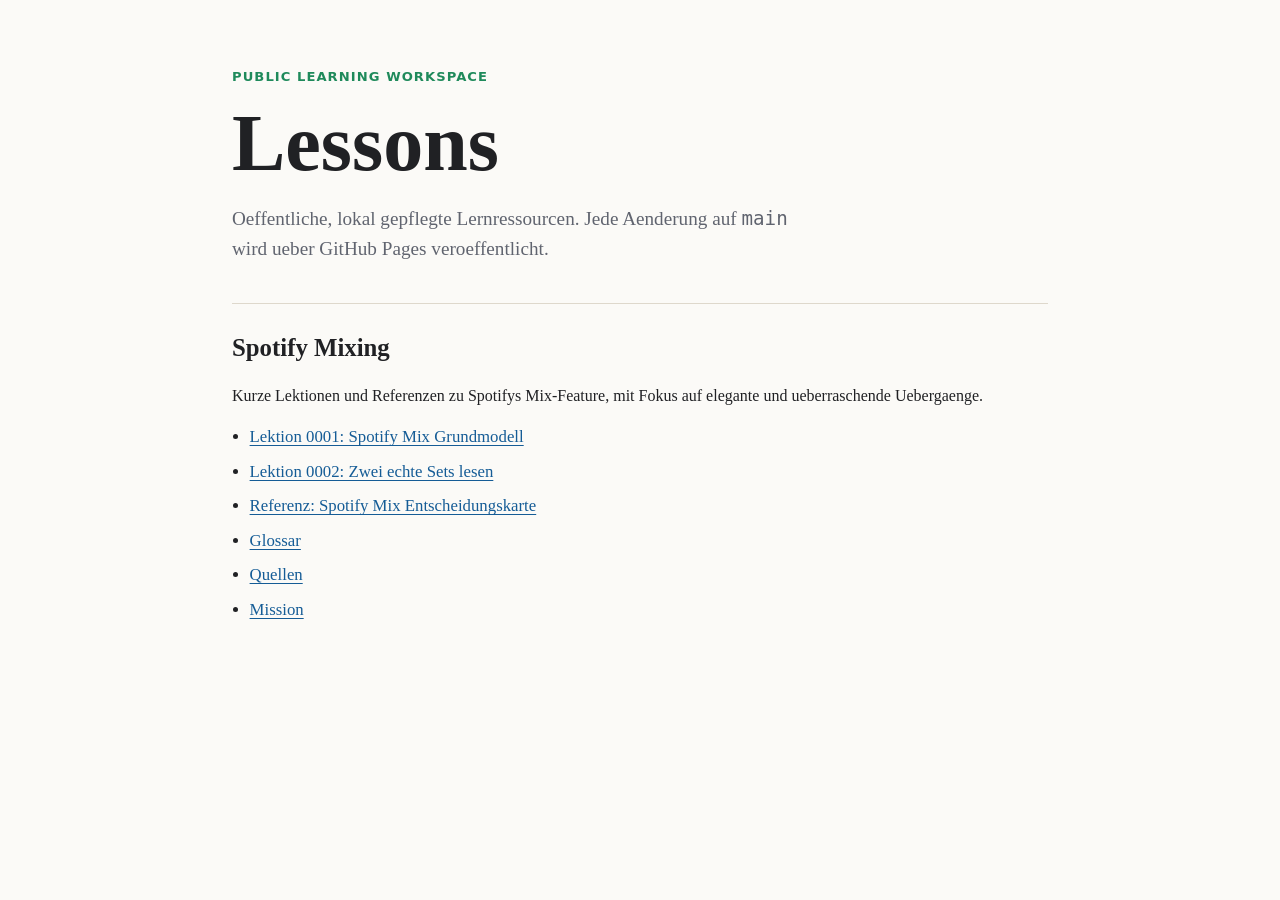
<file: index.html>
<!doctype html>
<html lang="de">
  <head>
    <meta charset="utf-8">
    <meta name="viewport" content="width=device-width, initial-scale=1">
    <title>Lessons</title>
    <style>
      :root {
        color-scheme: light;
        --ink: #202124;
        --muted: #60646f;
        --paper: #fbfaf7;
        --line: #ded8cc;
        --accent: #1f8a5b;
      }

      * {
        box-sizing: border-box;
      }

      body {
        margin: 0;
        background: var(--paper);
        color: var(--ink);
        font-family: ui-serif, Georgia, "Times New Roman", serif;
        line-height: 1.58;
      }

      main {
        max-width: 860px;
        margin: 0 auto;
        padding: 54px 22px 84px;
      }

      h1 {
        margin: 0 0 12px;
        font-size: clamp(2.4rem, 7vw, 5rem);
        line-height: 1.05;
      }

      .lede {
        max-width: 58ch;
        color: var(--muted);
        font-size: 1.2rem;
      }

      .course {
        border-top: 1px solid var(--line);
        margin-top: 38px;
        padding-top: 24px;
      }

      h2 {
        margin: 0 0 8px;
        font-size: 1.55rem;
      }

      ul {
        padding-left: 1.1rem;
      }

      li {
        margin: 8px 0;
        font-size: 1.05rem;
      }

      a {
        color: #155c96;
        text-decoration-thickness: 0.08em;
        text-underline-offset: 0.16em;
      }

      .meta {
        color: var(--accent);
        font-family: ui-sans-serif, system-ui, sans-serif;
        font-size: 0.82rem;
        font-weight: 700;
        letter-spacing: 0.08em;
        text-transform: uppercase;
      }
    </style>
  </head>
  <body>
    <main>
      <p class="meta">Public Learning Workspace</p>
      <h1>Lessons</h1>
      <p class="lede">
        Oeffentliche, lokal gepflegte Lernressourcen. Jede Aenderung auf
        <code>main</code> wird ueber GitHub Pages veroeffentlicht.
      </p>

      <section class="course">
        <h2>Spotify Mixing</h2>
        <p>
          Kurze Lektionen und Referenzen zu Spotifys Mix-Feature, mit Fokus auf
          elegante und ueberraschende Uebergaenge.
        </p>
        <ul>
          <li><a href="spotify-mixing/lessons/0001-spotify-mix-grundmodell.html">Lektion 0001: Spotify Mix Grundmodell</a></li>
          <li><a href="spotify-mixing/lessons/0002-beispiel-sets.html">Lektion 0002: Zwei echte Sets lesen</a></li>
          <li><a href="spotify-mixing/reference/0001-spotify-mix-entscheidungskarte.html">Referenz: Spotify Mix Entscheidungskarte</a></li>
          <li><a href="spotify-mixing/reference/0002-glossar.html">Glossar</a></li>
          <li><a href="spotify-mixing/RESOURCES.md">Quellen</a></li>
          <li><a href="spotify-mixing/MISSION.md">Mission</a></li>
        </ul>
      </section>
    </main>
  </body>
</html>
</file>
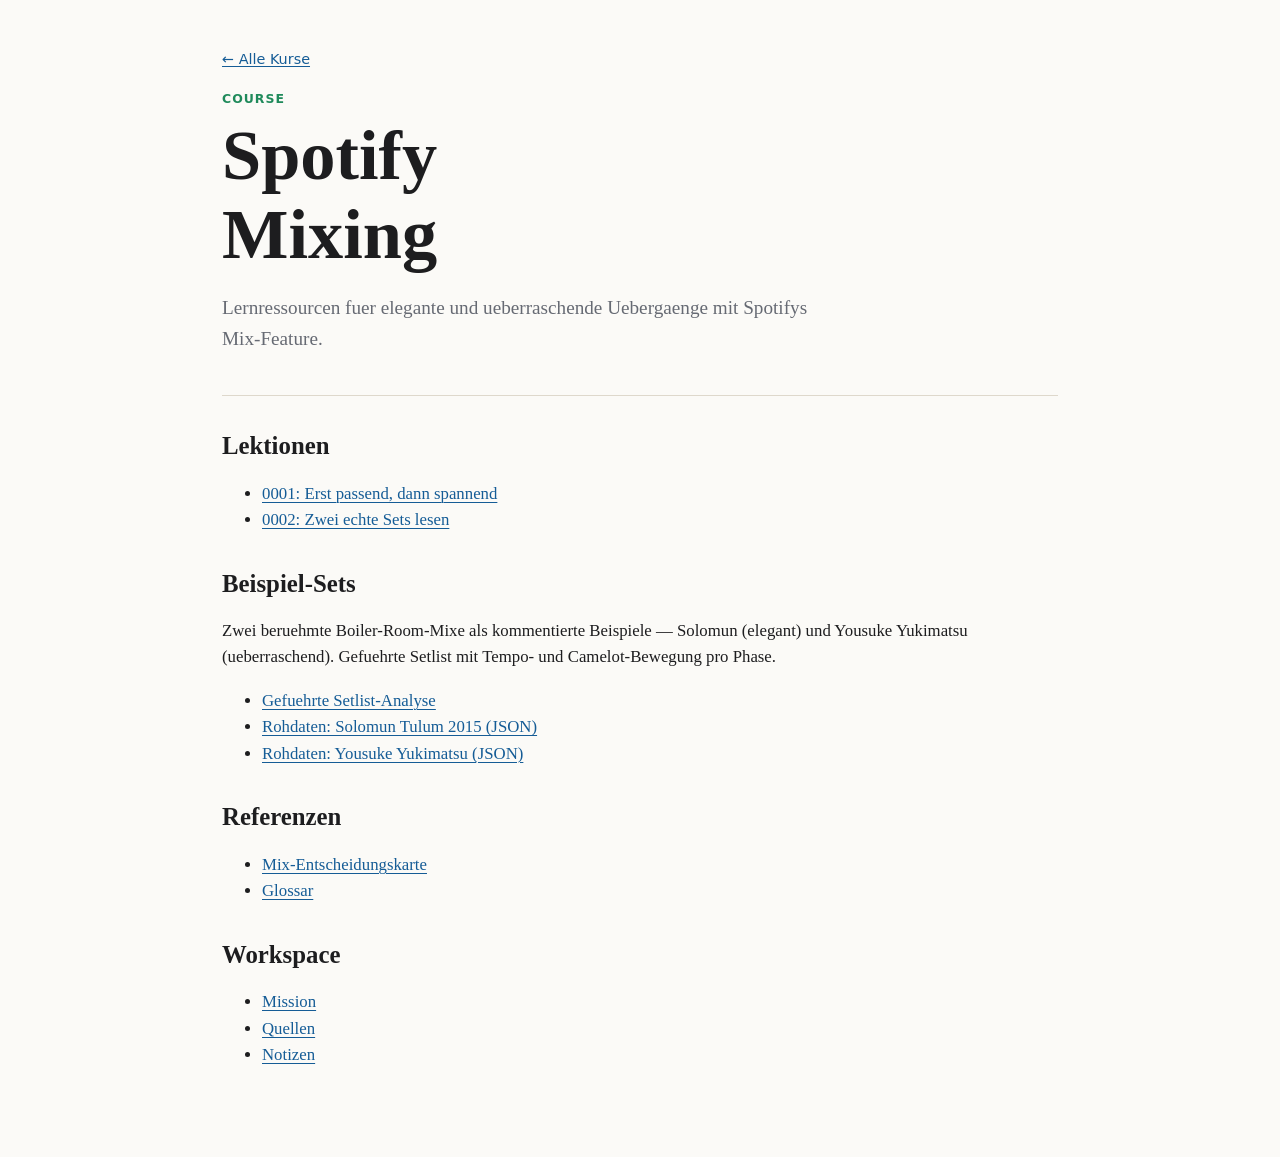
<file: spotify-mixing/index.html>
<!doctype html>
<html lang="de">
  <head>
    <meta charset="utf-8">
    <meta name="viewport" content="width=device-width, initial-scale=1">
    <title>Spotify Mixing</title>
    <link rel="stylesheet" href="assets/course.css">
  </head>
  <body>
    <main>
      <nav class="topnav"><a href="../index.html">&larr; Alle Kurse</a></nav>
      <header>
        <div class="eyebrow">Course</div>
        <h1>Spotify Mixing</h1>
        <p class="lede">
          Lernressourcen fuer elegante und ueberraschende Uebergaenge mit
          Spotifys Mix-Feature.
        </p>
      </header>

      <section>
        <h2>Lektionen</h2>
        <ul>
          <li><a href="lessons/0001-spotify-mix-grundmodell.html">0001: Erst passend, dann spannend</a></li>
          <li><a href="lessons/0002-beispiel-sets.html">0002: Zwei echte Sets lesen</a></li>
        </ul>
      </section>

      <section>
        <h2>Beispiel-Sets</h2>
        <p>
          Zwei beruehmte Boiler-Room-Mixe als kommentierte Beispiele &mdash;
          Solomun (elegant) und Yousuke Yukimatsu (ueberraschend). Gefuehrte
          Setlist mit Tempo- und Camelot-Bewegung pro Phase.
        </p>
        <ul>
          <li><a href="lessons/0002-beispiel-sets.html">Gefuehrte Setlist-Analyse</a></li>
          <li><a href="playlists/solomun-boiler-room-tulum-2015.json">Rohdaten: Solomun Tulum 2015 (JSON)</a></li>
          <li><a href="playlists/yousuke-yukimatsu-boiler-room.json">Rohdaten: Yousuke Yukimatsu (JSON)</a></li>
        </ul>
      </section>

      <section>
        <h2>Referenzen</h2>
        <ul>
          <li><a href="reference/0001-spotify-mix-entscheidungskarte.html">Mix-Entscheidungskarte</a></li>
          <li><a href="reference/0002-glossar.html">Glossar</a></li>
        </ul>
      </section>

      <section>
        <h2>Workspace</h2>
        <ul>
          <li><a href="MISSION.md">Mission</a></li>
          <li><a href="RESOURCES.md">Quellen</a></li>
          <li><a href="NOTES.md">Notizen</a></li>
        </ul>
      </section>
    </main>
  </body>
</html>
</file>
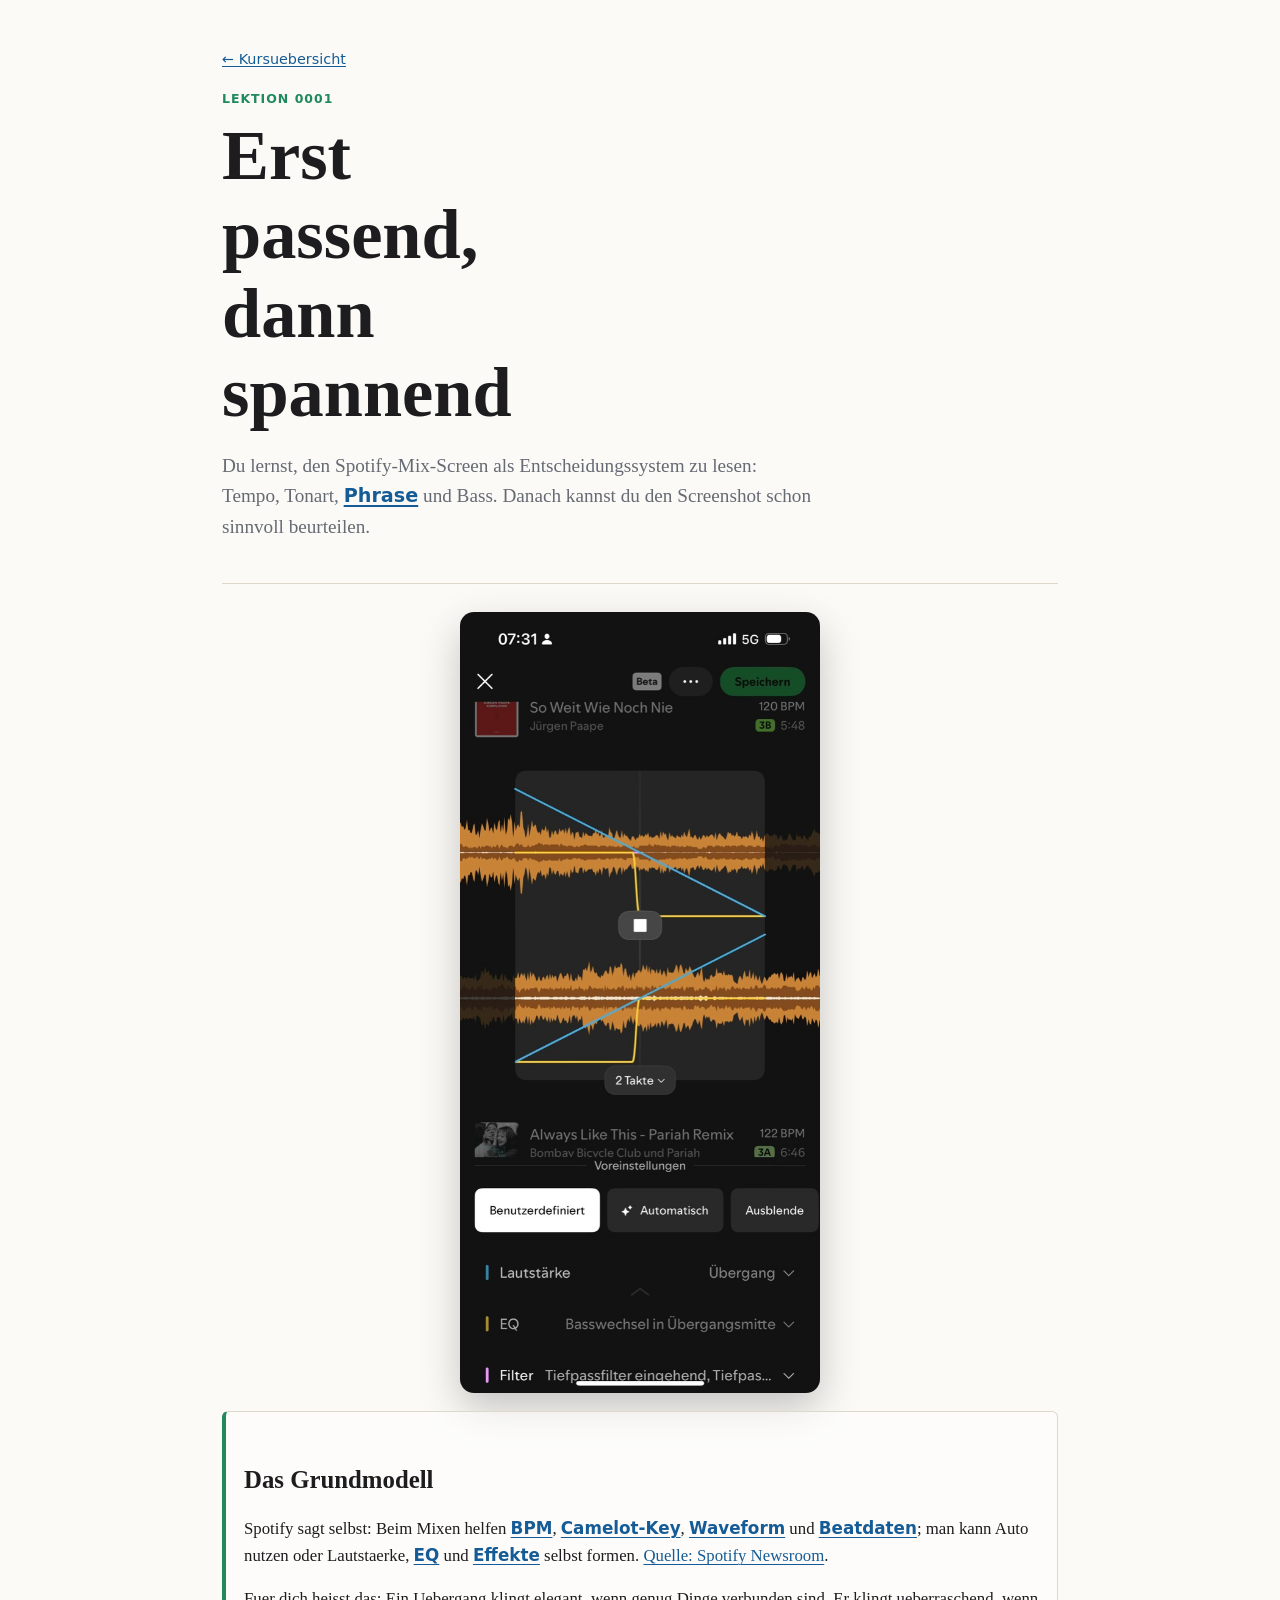
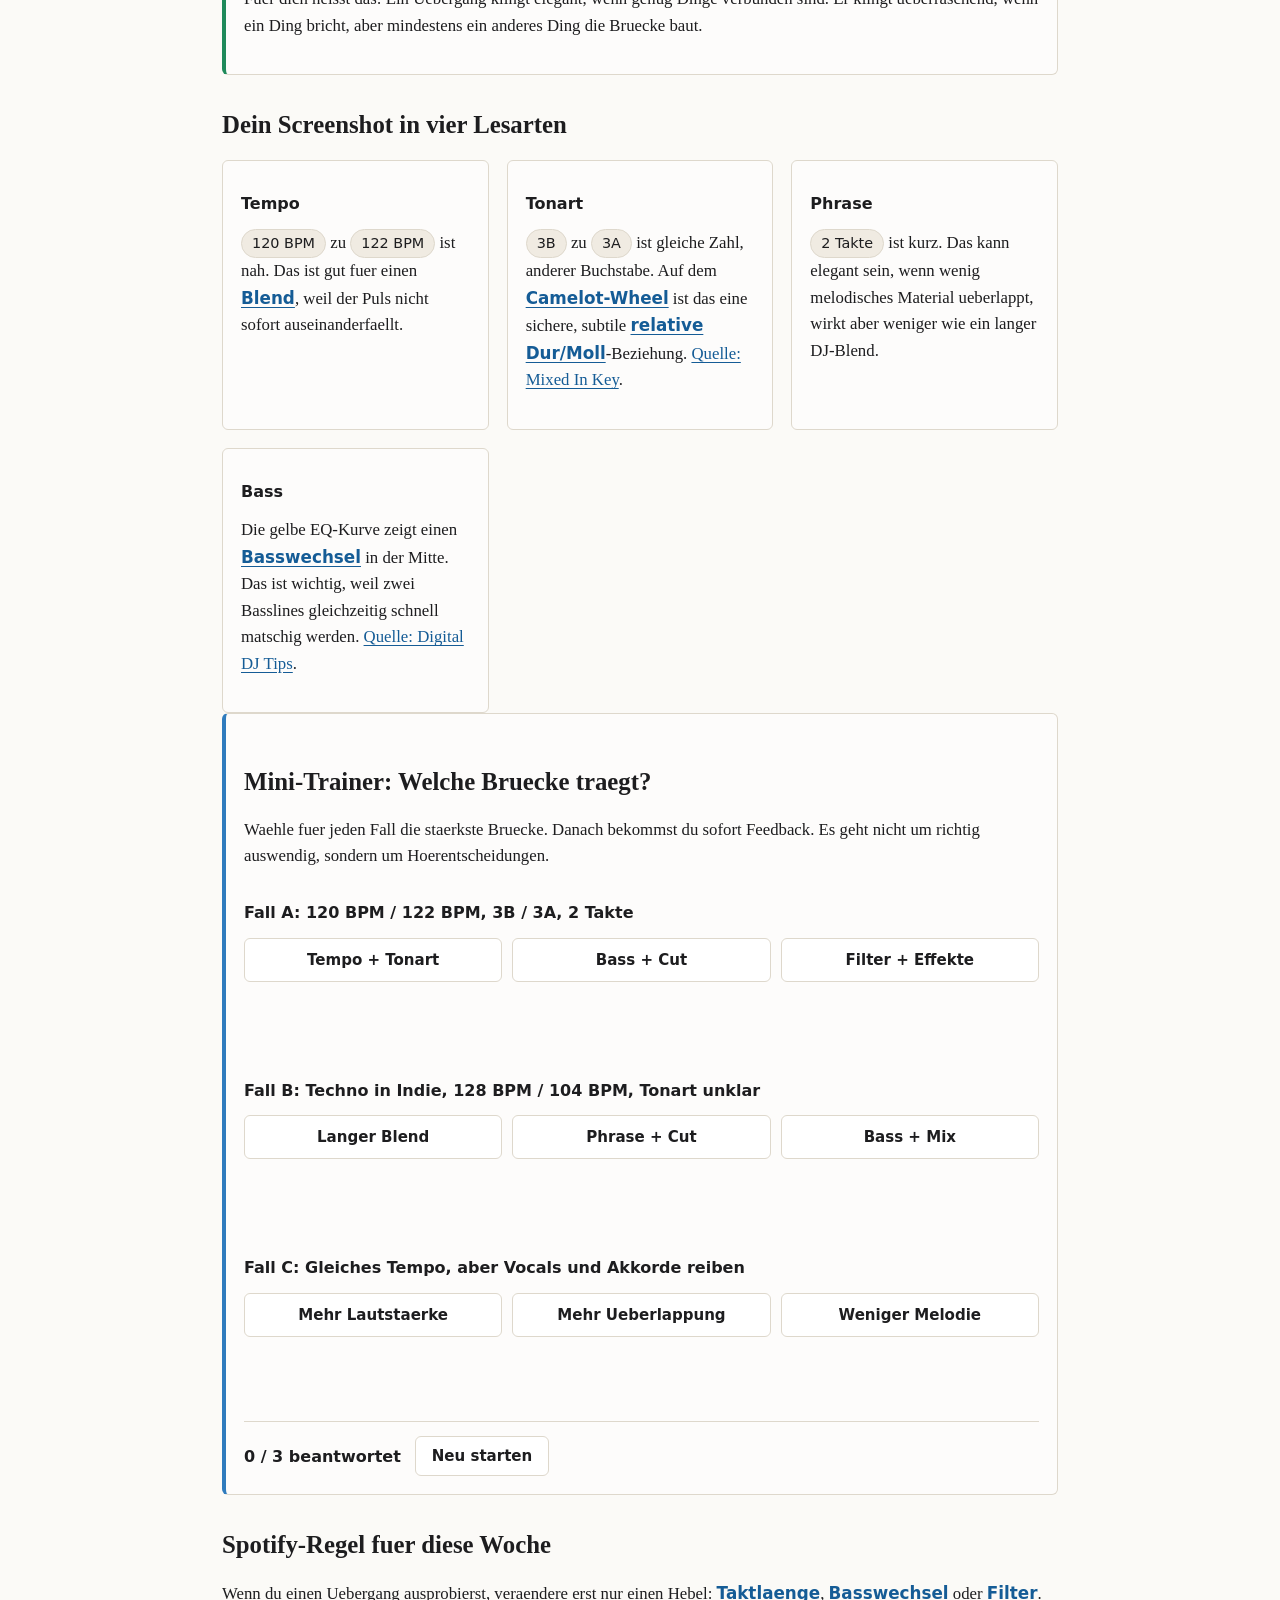
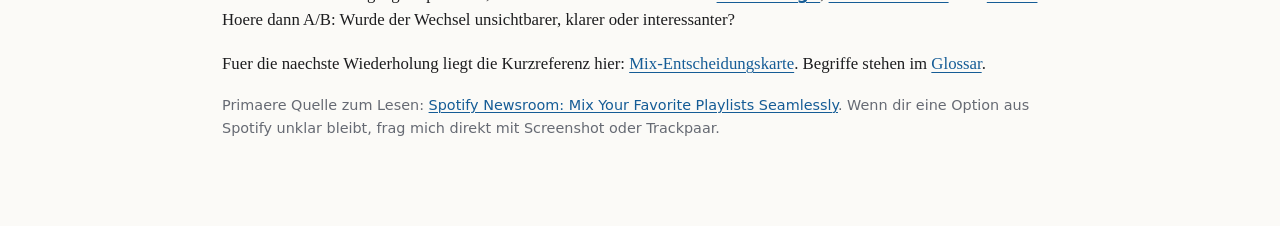
<file: spotify-mixing/lessons/0001-spotify-mix-grundmodell.html>
<!doctype html>
<html lang="de">
  <head>
    <meta charset="utf-8">
    <meta name="viewport" content="width=device-width, initial-scale=1">
    <title>Lektion 0001: Spotify Mix Grundmodell</title>
    <link rel="stylesheet" href="../assets/course.css">
  </head>
  <body>
    <main>
      <nav class="topnav"><a href="../index.html">&larr; Kursuebersicht</a></nav>
      <header>
        <div class="eyebrow">Lektion 0001</div>
        <h1>Erst passend, dann spannend</h1>
        <p class="lede">
          Du lernst, den Spotify-Mix-Screen als Entscheidungssystem zu lesen:
          Tempo, Tonart,
          <a class="term" href="../reference/0002-glossar.html#phrase">Phrase</a> und Bass.
          Danach kannst du den Screenshot schon sinnvoll beurteilen.
        </p>
      </header>

      <img class="screenshot" src="../assets/spotify-mix-screenshot.jpg" alt="Spotify Mix Screenshot mit zwei Waveforms, 120 und 122 BPM, Camelot 3B und 3A, 2 Takte Uebergang">

      <section class="callout">
        <h2>Das Grundmodell</h2>
        <p>
          Spotify sagt selbst: Beim Mixen helfen
          <a class="term" href="../reference/0002-glossar.html#bpm">BPM</a>,
          <a class="term" href="../reference/0002-glossar.html#camelot-key">Camelot-Key</a>,
          <a class="term" href="../reference/0002-glossar.html#waveform">Waveform</a>
          und <a class="term" href="../reference/0002-glossar.html#beatdaten">Beatdaten</a>; man kann Auto nutzen oder
          Lautstaerke, <a class="term" href="../reference/0002-glossar.html#eq">EQ</a> und
          <a class="term" href="../reference/0002-glossar.html#effekte">Effekte</a> selbst formen.
          <a href="https://newsroom.spotify.com/2025-08-19/mix-your-favorite-playlists-seamlessly-by-adding-your-own-transitions/">Quelle: Spotify Newsroom</a>.
        </p>
        <p>
          Fuer dich heisst das: Ein Uebergang klingt elegant, wenn genug Dinge
          verbunden sind. Er klingt ueberraschend, wenn ein Ding bricht, aber
          mindestens ein anderes Ding die Bruecke baut.
        </p>
      </section>

      <h2>Dein Screenshot in vier Lesarten</h2>
      <div class="grid">
        <section class="panel">
          <h3>Tempo</h3>
          <p>
            <span class="pill">120 BPM</span> zu <span class="pill">122 BPM</span>
            ist nah. Das ist gut fuer einen
            <a class="term" href="../reference/0002-glossar.html#blend">Blend</a>,
            weil der Puls nicht sofort auseinanderfaellt.
          </p>
        </section>
        <section class="panel">
          <h3>Tonart</h3>
          <p>
            <span class="pill">3B</span> zu <span class="pill">3A</span> ist
            gleiche Zahl, anderer Buchstabe. Auf dem
            <a class="term" href="../reference/0002-glossar.html#camelot-wheel">Camelot-Wheel</a>
            ist das eine sichere, subtile
            <a class="term" href="../reference/0002-glossar.html#relative-major-minor">relative Dur/Moll</a>-Beziehung.
            <a href="https://mixedinkey.com/harmonic-mixing-guide/">Quelle: Mixed In Key</a>.
          </p>
        </section>
        <section class="panel">
          <h3>Phrase</h3>
          <p>
            <span class="pill">2 Takte</span> ist kurz. Das kann elegant sein,
            wenn wenig melodisches Material ueberlappt, wirkt aber weniger wie
            ein langer DJ-Blend.
          </p>
        </section>
        <section class="panel">
          <h3>Bass</h3>
          <p>
            Die gelbe EQ-Kurve zeigt einen
            <a class="term" href="../reference/0002-glossar.html#basswechsel">Basswechsel</a>
            in der Mitte. Das ist wichtig, weil zwei Basslines gleichzeitig
            schnell matschig werden.
            <a href="https://www.digitaldjtips.com/rock-the-dancefloor/five-basic-dj-transitions/">Quelle: Digital DJ Tips</a>.
          </p>
        </section>
      </div>

      <section class="exercise" id="trainer">
        <h2>Mini-Trainer: Welche Bruecke traegt?</h2>
        <p>
          Waehle fuer jeden Fall die staerkste Bruecke. Danach bekommst du
          sofort Feedback. Es geht nicht um richtig auswendig, sondern um
          Hoerentscheidungen.
        </p>

        <div class="meter">
          <h3>Fall A: 120 BPM / 122 BPM, 3B / 3A, 2 Takte</h3>
          <div class="choice-row">
            <button data-answer="a" data-good="true">Tempo + Tonart</button>
            <button data-answer="a">Bass + Cut</button>
            <button data-answer="a">Filter + Effekte</button>
          </div>
          <output id="feedback-a"></output>
        </div>

        <div class="meter">
          <h3>Fall B: Techno in Indie, 128 BPM / 104 BPM, Tonart unklar</h3>
          <div class="choice-row">
            <button data-answer="b">Langer Blend</button>
            <button data-answer="b" data-good="true">Phrase + Cut</button>
            <button data-answer="b">Bass + Mix</button>
          </div>
          <output id="feedback-b"></output>
        </div>

        <div class="meter">
          <h3>Fall C: Gleiches Tempo, aber Vocals und Akkorde reiben</h3>
          <div class="choice-row">
            <button data-answer="c">Mehr Lautstaerke</button>
            <button data-answer="c">Mehr Ueberlappung</button>
            <button data-answer="c" data-good="true">Weniger Melodie</button>
          </div>
          <output id="feedback-c"></output>
        </div>

        <div class="trainer-foot">
          <span class="score" id="score" role="status" aria-live="polite">0 / 3 beantwortet</span>
          <button type="button" class="reset" id="reset">Neu starten</button>
        </div>
      </section>

      <h2>Spotify-Regel fuer diese Woche</h2>
      <p>
        Wenn du einen Uebergang ausprobierst, veraendere erst nur einen Hebel:
        <a class="term" href="../reference/0002-glossar.html#takt">Taktlaenge</a>,
        <a class="term" href="../reference/0002-glossar.html#basswechsel">Basswechsel</a>
        oder <a class="term" href="../reference/0002-glossar.html#filter">Filter</a>.
        Hoere dann A/B: Wurde der Wechsel
        unsichtbarer, klarer oder interessanter?
      </p>
      <p>
        Fuer die naechste Wiederholung liegt die Kurzreferenz hier:
        <a href="../reference/0001-spotify-mix-entscheidungskarte.html">Mix-Entscheidungskarte</a>.
        Begriffe stehen im
        <a href="../reference/0002-glossar.html">Glossar</a>.
      </p>
      <p class="small">
        Primaere Quelle zum Lesen:
        <a href="https://newsroom.spotify.com/2025-08-19/mix-your-favorite-playlists-seamlessly-by-adding-your-own-transitions/">Spotify Newsroom: Mix Your Favorite Playlists Seamlessly</a>.
        Wenn dir eine Option aus Spotify unklar bleibt, frag mich direkt mit
        Screenshot oder Trackpaar.
      </p>
    </main>

    <script>
      const feedback = {
        a: {
          good: "Ja. Tempo und Tonart tragen hier schon stark; die 2 Takte machen den Wechsel kompakt.",
          bad: "Fast, aber hier ist die staerkste Bruecke die Naehe von Tempo und Tonart."
        },
        b: {
          good: "Ja. Bei grossem Tempo- und Genrebruch ist ein sauberer Phrasen-Cut oft musikalischer als ein langer Blend.",
          bad: "Hier wuerde ein langer Blend wahrscheinlich den Bruch vergroessern. Setze lieber auf Phrase und Cut."
        },
        c: {
          good: "Ja. Wenn Harmonie reibt, reduzierst du melodische Ueberlappung: kuerzer, gefilterter oder instrumental.",
          bad: "Wenn Vocals/Akkorde clashen, hilft mehr Ueberlappung selten. Nimm melodische Information heraus."
        }
      };

      const groups = ["a", "b", "c"];
      const scoreEl = document.getElementById("score");
      const answered = new Set();
      let score = 0;

      function updateScore() {
        const correct = score === 1 ? "1 richtig" : `${score} richtig`;
        scoreEl.textContent = `${answered.size} / 3 beantwortet (${correct})`;
      }

      function buttonsOf(group) {
        return document.querySelectorAll(`button[data-answer="${group}"]`);
      }

      document.querySelectorAll("button[data-answer]").forEach((button) => {
        button.addEventListener("click", () => {
          const group = button.dataset.answer;
          if (answered.has(group)) return;
          answered.add(group);

          const target = document.getElementById(`feedback-${group}`);
          const isGood = button.dataset.good === "true";

          if (isGood) {
            score += 1;
            button.classList.add("correct");
          } else {
            button.classList.add("wrong");
            buttonsOf(group).forEach((b) => {
              if (b.dataset.good === "true") b.classList.add("correct");
            });
          }

          buttonsOf(group).forEach((b) => {
            b.disabled = true;
          });

          target.textContent = isGood ? feedback[group].good : feedback[group].bad;
          updateScore();
        });
      });

      document.getElementById("reset").addEventListener("click", () => {
        answered.clear();
        score = 0;
        groups.forEach((group) => {
          document.getElementById(`feedback-${group}`).textContent = "";
          buttonsOf(group).forEach((b) => {
            b.disabled = false;
            b.classList.remove("correct", "wrong");
          });
        });
        updateScore();
      });
    </script>
  </body>
</html>
</file>
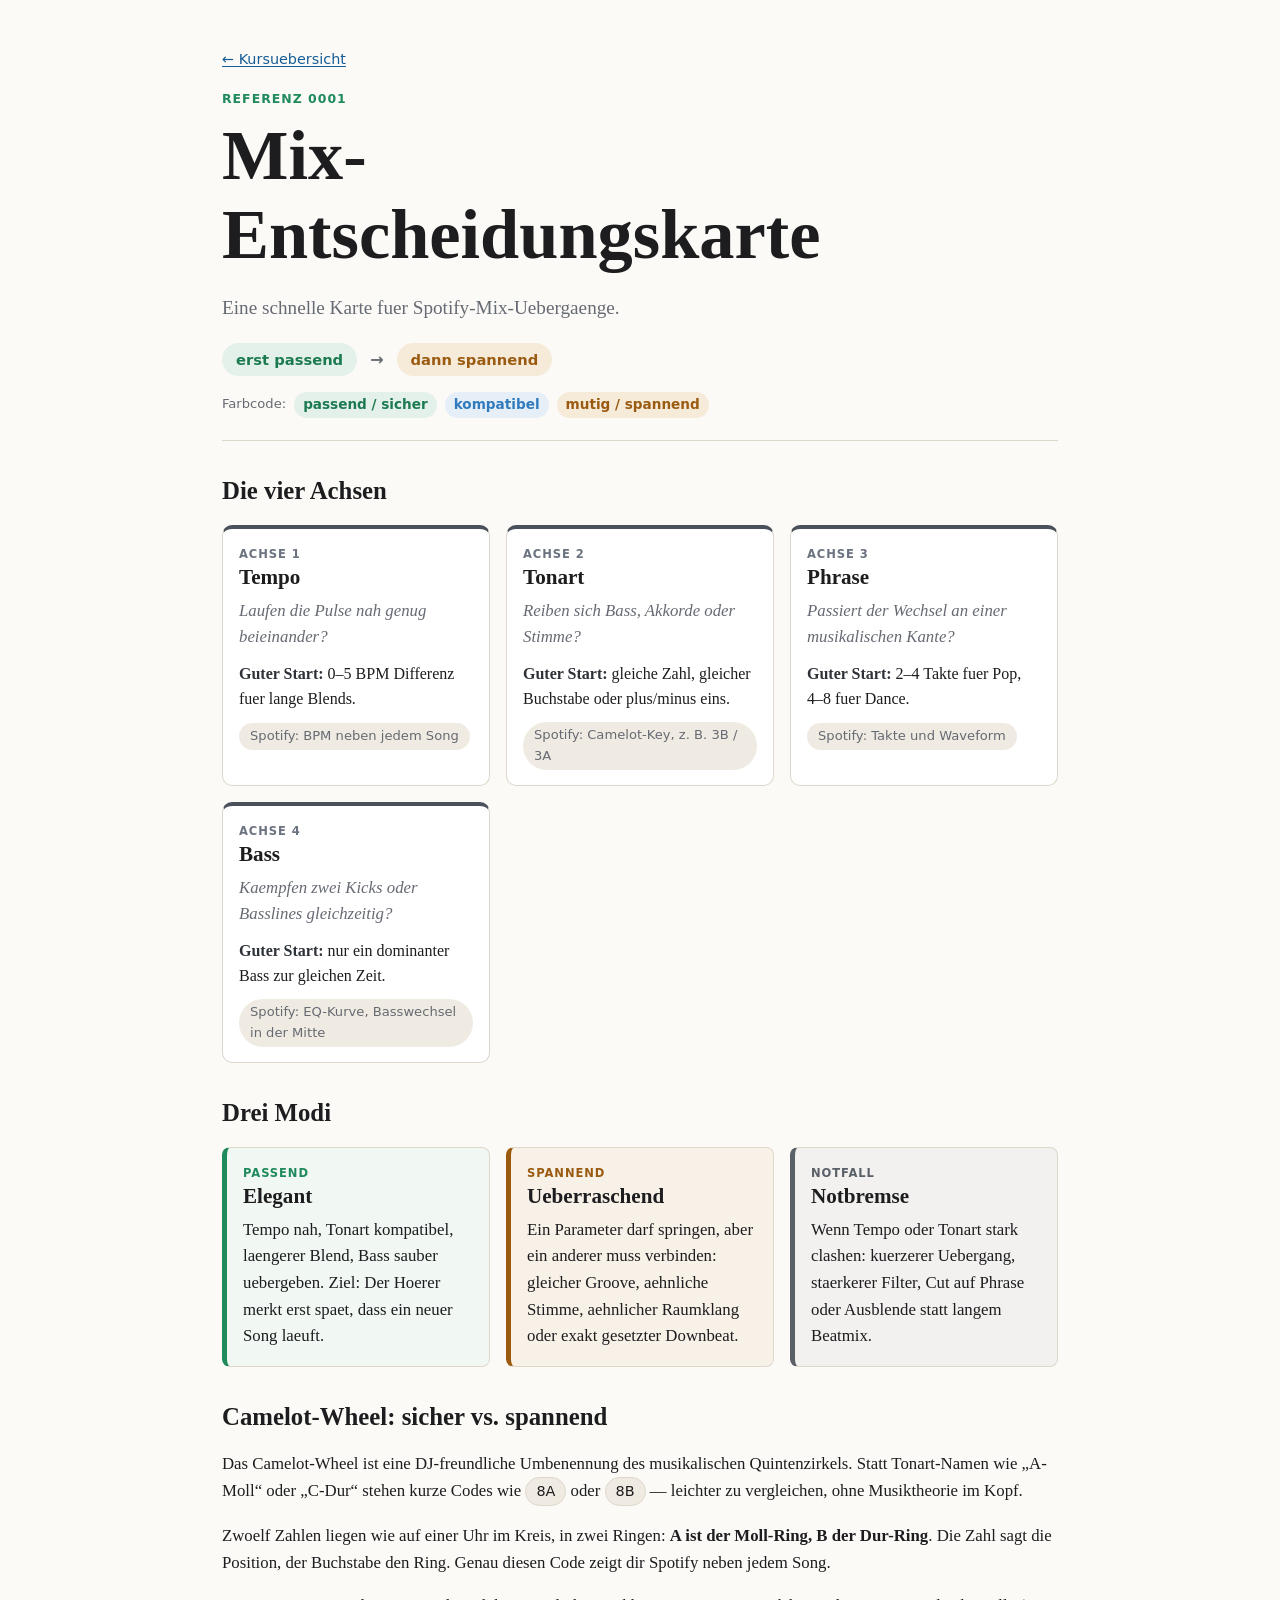
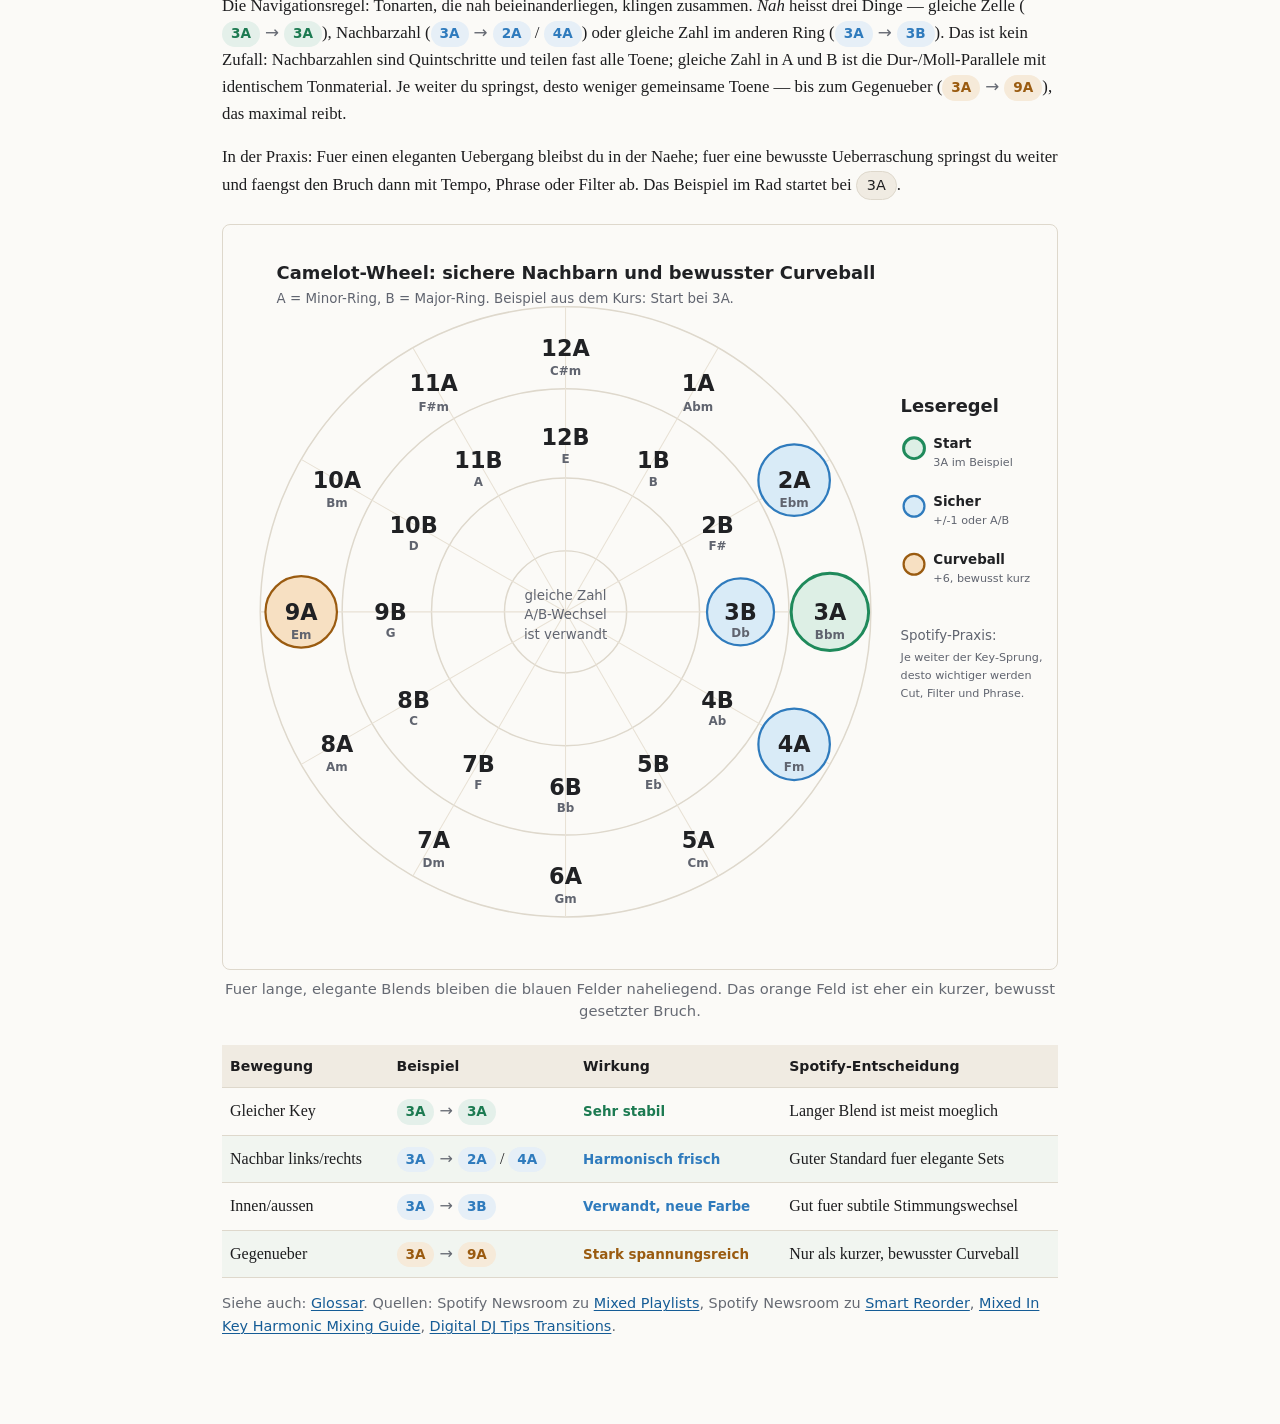
<file: spotify-mixing/reference/0001-spotify-mix-entscheidungskarte.html>
<!doctype html>
<html lang="de">
  <head>
    <meta charset="utf-8">
    <meta name="viewport" content="width=device-width, initial-scale=1">
    <title>Spotify Mix Entscheidungskarte</title>
    <link rel="stylesheet" href="../assets/course.css">
    <style>
      /* Ein Farbcode fuer die ganze Seite:
         gruen  = passend / sicher
         blau   = kompatibel (sichere Tonart-Bewegung)
         orange = mutig / spannend
         slate  = strukturell, keine Wertung */

      .flow {
        display: flex;
        flex-wrap: wrap;
        align-items: center;
        gap: 8px;
        margin: 10px 0 0;
        font-family: ui-sans-serif, system-ui, sans-serif;
        font-weight: 700;
      }

      .flow .chip {
        border-radius: 999px;
        padding: 5px 14px;
        font-size: 0.92rem;
      }

      .chip.safe,
      .kpill.safe { background: #e4f0ea; color: #1c7a51; }
      .chip.bold,
      .kpill.bold { background: #f6ead9; color: #9a5b10; }
      .kpill.fresh { background: #e6eff7; color: #2f7bbd; }

      .flow .arrow {
        color: var(--muted);
      }

      .legend {
        display: flex;
        flex-wrap: wrap;
        gap: 8px;
        align-items: center;
        margin: 16px 0 0;
        font-family: ui-sans-serif, system-ui, sans-serif;
        font-size: 0.82rem;
        color: var(--muted);
      }

      .legend .kpill {
        cursor: default;
      }

      .cards {
        display: grid;
        gap: 16px;
        grid-template-columns: repeat(auto-fit, minmax(218px, 1fr));
        margin: 16px 0;
      }

      .axis {
        border: 1px solid var(--line);
        border-top: 4px solid #4b515a;
        border-radius: 10px;
        background: #fff;
        padding: 16px 16px 15px;
      }

      .axis .tagline {
        color: #6b7280;
      }

      .axis .start b {
        color: #2d3138;
      }

      .tagline {
        font-family: ui-sans-serif, system-ui, sans-serif;
        font-size: 0.72rem;
        font-weight: 700;
        letter-spacing: 0.08em;
        text-transform: uppercase;
        color: var(--c);
      }

      .axis h3,
      .mode h3 {
        margin: 3px 0 8px;
        font-family: ui-serif, Georgia, "Times New Roman", serif;
        font-size: 1.32rem;
      }

      .axis .q {
        margin: 0 0 10px;
        color: var(--muted);
        font-style: italic;
      }

      .axis .start {
        margin: 0 0 11px;
        font-size: 1rem;
      }

      .hint {
        display: inline-block;
        font-family: ui-sans-serif, system-ui, sans-serif;
        font-size: 0.82rem;
        color: var(--muted);
        background: var(--soft);
        border-radius: 999px;
        padding: 3px 11px;
      }

      .mode {
        border: 1px solid var(--line);
        border-left: 5px solid var(--c);
        border-radius: 8px;
        background: var(--bg);
        padding: 16px;
      }

      .mode .tagline {
        color: var(--c);
      }

      .mode p {
        margin: 0;
      }

      table thead th {
        background: var(--soft);
      }

      tbody tr:nth-child(even) {
        background: rgba(31, 138, 91, 0.045);
      }

      .kpill {
        display: inline-block;
        font-family: ui-sans-serif, system-ui, sans-serif;
        font-size: 0.85rem;
        font-weight: 700;
        border-radius: 999px;
        padding: 2px 9px;
        white-space: nowrap;
      }

      .arrow {
        color: var(--muted);
        margin: 0 5px;
        font-family: ui-sans-serif, system-ui, sans-serif;
      }

      .eff {
        font-family: ui-sans-serif, system-ui, sans-serif;
        font-size: 0.84rem;
        font-weight: 700;
      }

      .eff.safe  { color: #1c7a51; }
      .eff.fresh { color: #2f7bbd; }
      .eff.bold  { color: #9a5b10; }
    </style>
  </head>
  <body>
    <main>
      <nav class="topnav"><a href="../index.html">&larr; Kursuebersicht</a></nav>
      <header>
        <div class="eyebrow">Referenz 0001</div>
        <h1>Mix-Entscheidungskarte</h1>
        <p class="lede">
          Eine schnelle Karte fuer Spotify-Mix-Uebergaenge.
        </p>
        <div class="flow">
          <span class="chip safe">erst passend</span>
          <span class="arrow">&rarr;</span>
          <span class="chip bold">dann spannend</span>
        </div>
        <div class="legend">
          Farbcode:
          <span class="kpill safe">passend / sicher</span>
          <span class="kpill fresh">kompatibel</span>
          <span class="kpill bold">mutig / spannend</span>
        </div>
      </header>

      <h2>Die vier Achsen</h2>
      <div class="cards">
        <article class="axis">
          <div class="tagline">Achse 1</div>
          <h3>Tempo</h3>
          <p class="q">Laufen die Pulse nah genug beieinander?</p>
          <p class="start"><b>Guter Start:</b> 0&ndash;5&nbsp;BPM Differenz fuer lange Blends.</p>
          <span class="hint">Spotify: BPM neben jedem Song</span>
        </article>
        <article class="axis">
          <div class="tagline">Achse 2</div>
          <h3>Tonart</h3>
          <p class="q">Reiben sich Bass, Akkorde oder Stimme?</p>
          <p class="start"><b>Guter Start:</b> gleiche Zahl, gleicher Buchstabe oder plus/minus eins.</p>
          <span class="hint">Spotify: Camelot-Key, z.&nbsp;B. 3B / 3A</span>
        </article>
        <article class="axis">
          <div class="tagline">Achse 3</div>
          <h3>Phrase</h3>
          <p class="q">Passiert der Wechsel an einer musikalischen Kante?</p>
          <p class="start"><b>Guter Start:</b> 2&ndash;4 Takte fuer Pop, 4&ndash;8 fuer Dance.</p>
          <span class="hint">Spotify: Takte und Waveform</span>
        </article>
        <article class="axis">
          <div class="tagline">Achse 4</div>
          <h3>Bass</h3>
          <p class="q">Kaempfen zwei Kicks oder Basslines gleichzeitig?</p>
          <p class="start"><b>Guter Start:</b> nur ein dominanter Bass zur gleichen Zeit.</p>
          <span class="hint">Spotify: EQ-Kurve, Basswechsel in der Mitte</span>
        </article>
      </div>

      <h2>Drei Modi</h2>
      <div class="cards">
        <article class="mode" style="--c: #1f8a5b; --bg: #f1f7f3;">
          <div class="tagline">Passend</div>
          <h3>Elegant</h3>
          <p>Tempo nah, Tonart kompatibel, laengerer Blend, Bass sauber
          uebergeben. Ziel: Der Hoerer merkt erst spaet, dass ein neuer Song
          laeuft.</p>
        </article>
        <article class="mode" style="--c: #9a5b10; --bg: #f8f1e8;">
          <div class="tagline">Spannend</div>
          <h3>Ueberraschend</h3>
          <p>Ein Parameter darf springen, aber ein anderer muss verbinden:
          gleicher Groove, aehnliche Stimme, aehnlicher Raumklang oder exakt
          gesetzter Downbeat.</p>
        </article>
        <article class="mode" style="--c: #5a6068; --bg: #f2f1ef;">
          <div class="tagline">Notfall</div>
          <h3>Notbremse</h3>
          <p>Wenn Tempo oder Tonart stark clashen: kuerzerer Uebergang,
          staerkerer Filter, Cut auf Phrase oder Ausblende statt langem
          Beatmix.</p>
        </article>
      </div>

      <h2>Camelot-Wheel: sicher vs. spannend</h2>
      <p>
        Das Camelot-Wheel ist eine DJ-freundliche Umbenennung des musikalischen
        Quintenzirkels. Statt Tonart-Namen wie &bdquo;A-Moll&ldquo; oder
        &bdquo;C-Dur&ldquo; stehen kurze Codes wie <span class="pill">8A</span>
        oder <span class="pill">8B</span> &mdash; leichter zu vergleichen,
        ohne Musiktheorie im Kopf.
      </p>
      <p>
        Zwoelf Zahlen liegen wie auf einer Uhr im Kreis, in zwei Ringen:
        <strong>A ist der Moll-Ring, B der Dur-Ring</strong>. Die Zahl sagt die
        Position, der Buchstabe den Ring. Genau diesen Code zeigt dir Spotify
        neben jedem Song.
      </p>
      <p>
        Die Navigationsregel: Tonarten, die nah beieinanderliegen, klingen
        zusammen. <em>Nah</em> heisst drei Dinge &mdash; gleiche Zelle
        (<span class="kpill safe">3A</span><span class="arrow">&rarr;</span><span class="kpill safe">3A</span>),
        Nachbarzahl
        (<span class="kpill fresh">3A</span><span class="arrow">&rarr;</span><span class="kpill fresh">2A</span> /
        <span class="kpill fresh">4A</span>) oder gleiche Zahl im anderen Ring
        (<span class="kpill fresh">3A</span><span class="arrow">&rarr;</span><span class="kpill fresh">3B</span>).
        Das ist kein Zufall: Nachbarzahlen sind Quintschritte und teilen fast
        alle Toene; gleiche Zahl in A und B ist die Dur-/Moll-Parallele mit
        identischem Tonmaterial. Je weiter du springst, desto weniger gemeinsame
        Toene &mdash; bis zum Gegenueber
        (<span class="kpill bold">3A</span><span class="arrow">&rarr;</span><span class="kpill bold">9A</span>),
        das maximal reibt.
      </p>
      <p>
        In der Praxis: Fuer einen eleganten Uebergang bleibst du in der Naehe;
        fuer eine bewusste Ueberraschung springst du weiter und faengst den Bruch
        dann mit Tempo, Phrase oder Filter ab. Das Beispiel im Rad startet bei
        <span class="pill">3A</span>.
      </p>
      <figure>
        <img class="diagram" src="../assets/camelot-wheel.svg" alt="Camelot-Wheel mit sicheren Nachbarn und Curveball-Bewegung ausgehend von 3A">
        <figcaption>
          Fuer lange, elegante Blends bleiben die blauen Felder naheliegend.
          Das orange Feld ist eher ein kurzer, bewusst gesetzter Bruch.
        </figcaption>
      </figure>
      <div class="table-wrap">
      <table>
        <thead>
          <tr>
            <th>Bewegung</th>
            <th>Beispiel</th>
            <th>Wirkung</th>
            <th>Spotify-Entscheidung</th>
          </tr>
        </thead>
        <tbody>
          <tr>
            <td>Gleicher Key</td>
            <td><span class="kpill safe">3A</span><span class="arrow">&rarr;</span><span class="kpill safe">3A</span></td>
            <td><span class="eff safe">Sehr stabil</span></td>
            <td>Langer Blend ist meist moeglich</td>
          </tr>
          <tr>
            <td>Nachbar links/rechts</td>
            <td><span class="kpill fresh">3A</span><span class="arrow">&rarr;</span><span class="kpill fresh">2A</span> / <span class="kpill fresh">4A</span></td>
            <td><span class="eff fresh">Harmonisch frisch</span></td>
            <td>Guter Standard fuer elegante Sets</td>
          </tr>
          <tr>
            <td>Innen/aussen</td>
            <td><span class="kpill fresh">3A</span><span class="arrow">&rarr;</span><span class="kpill fresh">3B</span></td>
            <td><span class="eff fresh">Verwandt, neue Farbe</span></td>
            <td>Gut fuer subtile Stimmungswechsel</td>
          </tr>
          <tr>
            <td>Gegenueber</td>
            <td><span class="kpill bold">3A</span><span class="arrow">&rarr;</span><span class="kpill bold">9A</span></td>
            <td><span class="eff bold">Stark spannungsreich</span></td>
            <td>Nur als kurzer, bewusster Curveball</td>
          </tr>
        </tbody>
      </table>
      </div>

      <p class="small">
        Siehe auch: <a href="0002-glossar.html">Glossar</a>.
        Quellen: Spotify Newsroom zu
        <a href="https://newsroom.spotify.com/2025-08-19/mix-your-favorite-playlists-seamlessly-by-adding-your-own-transitions/">Mixed Playlists</a>,
        Spotify Newsroom zu
        <a href="https://newsroom.spotify.com/2026-02-25/smart-reorder-playlist-mixing/">Smart Reorder</a>,
        <a href="https://mixedinkey.com/harmonic-mixing-guide/">Mixed In Key Harmonic Mixing Guide</a>,
        <a href="https://www.digitaldjtips.com/rock-the-dancefloor/five-basic-dj-transitions/">Digital DJ Tips Transitions</a>.
      </p>
    </main>
  </body>
</html>
</file>
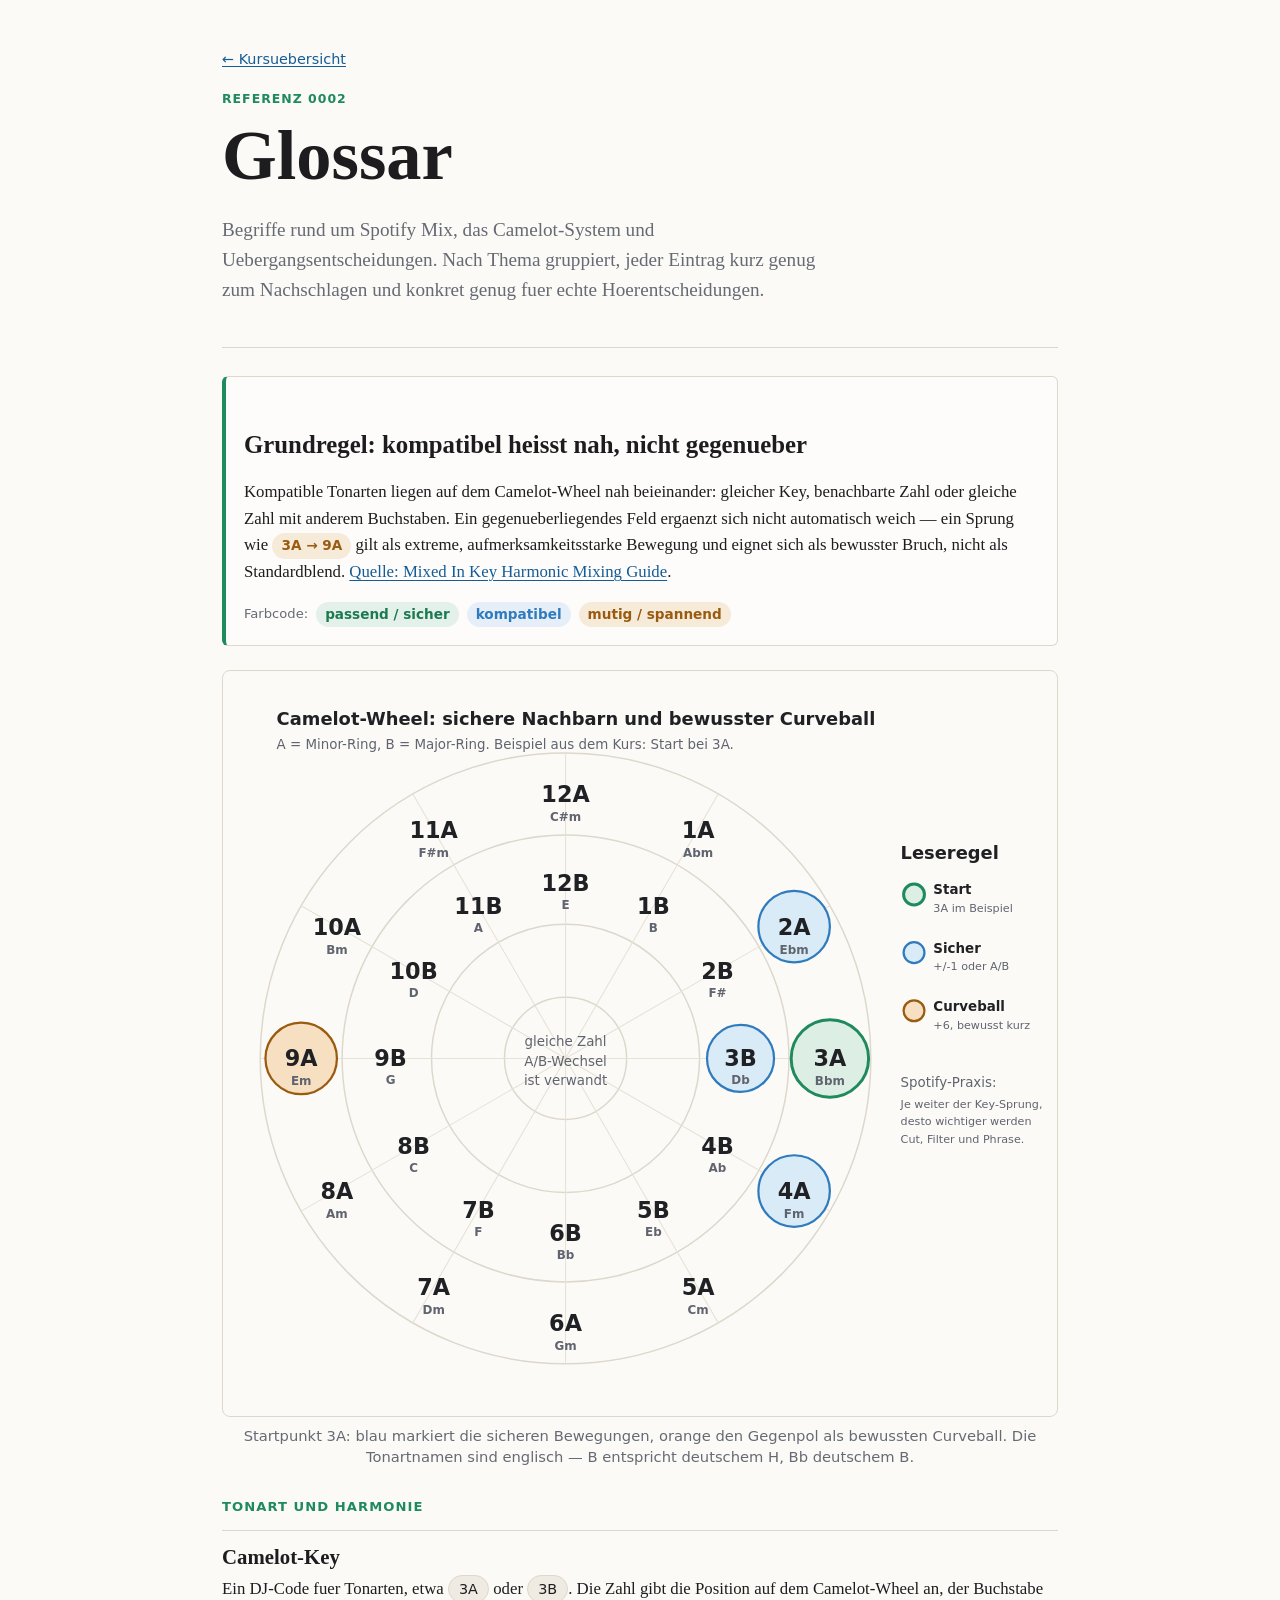
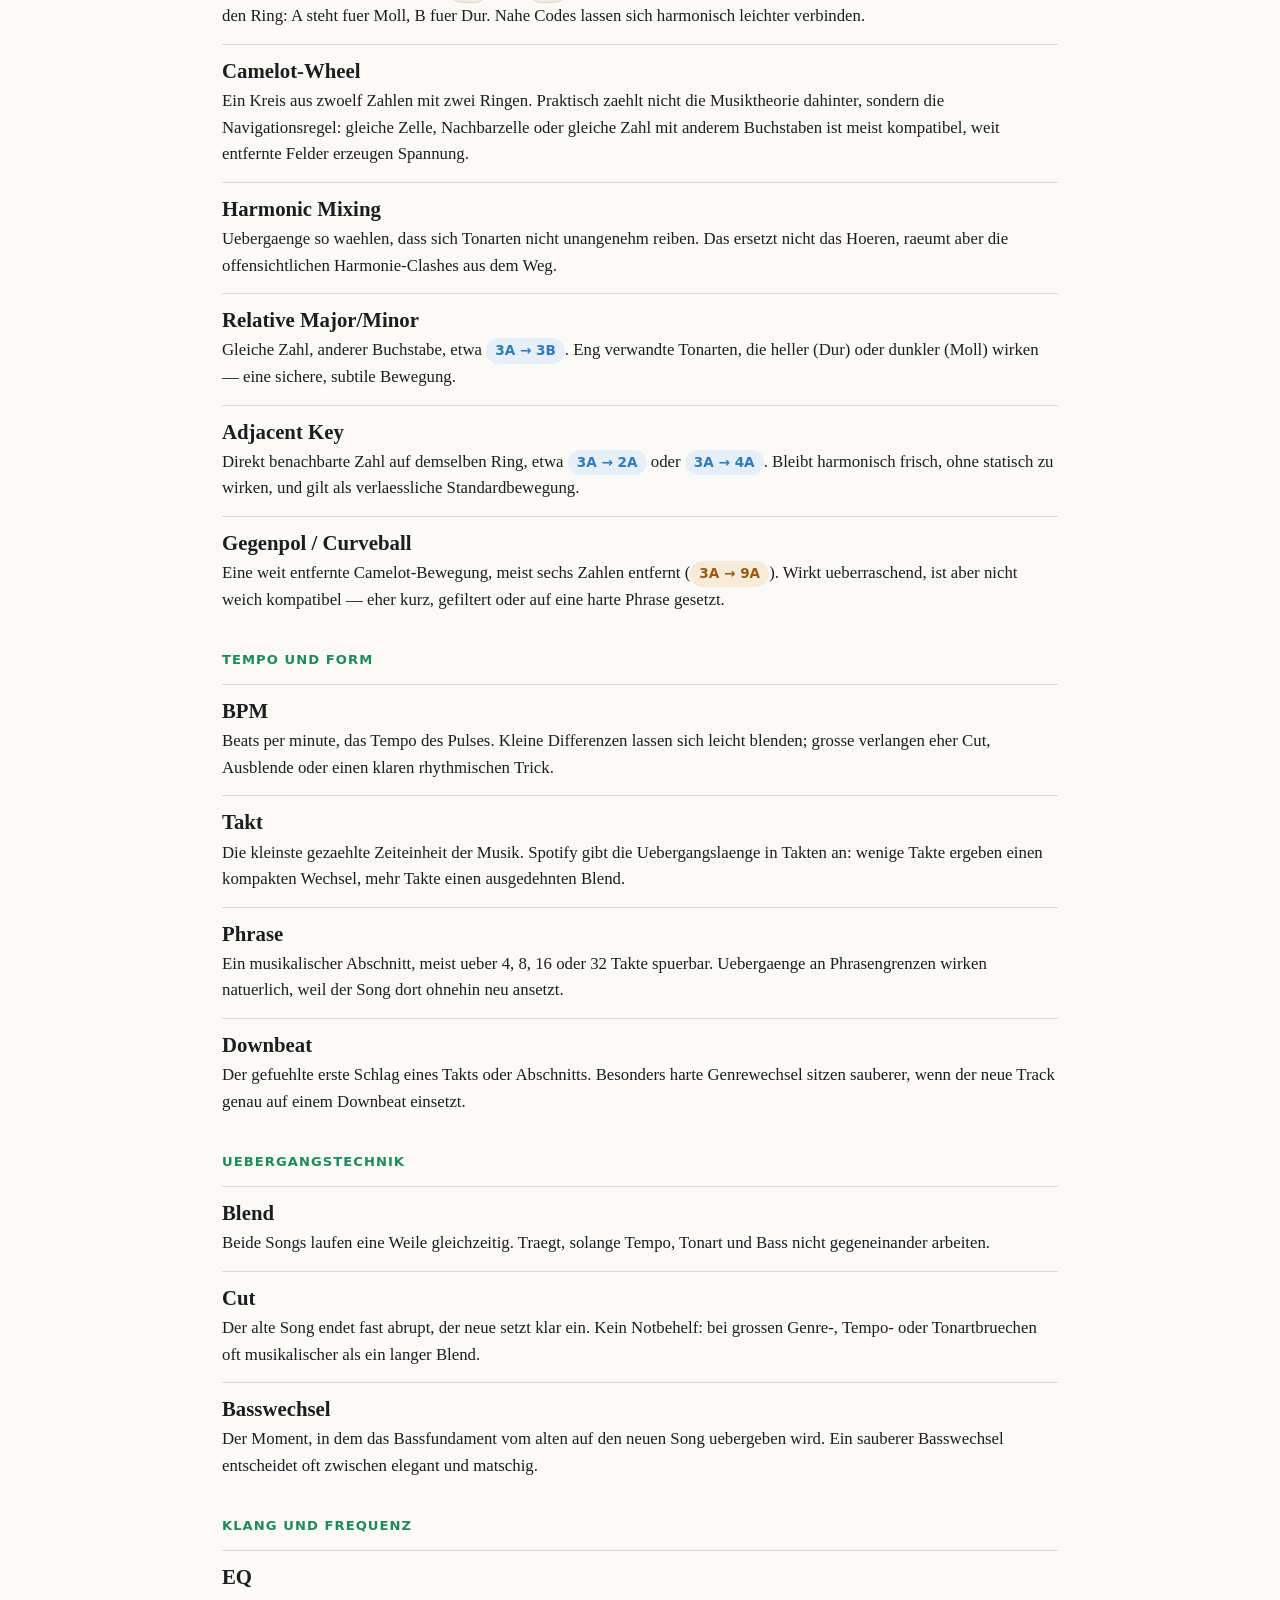
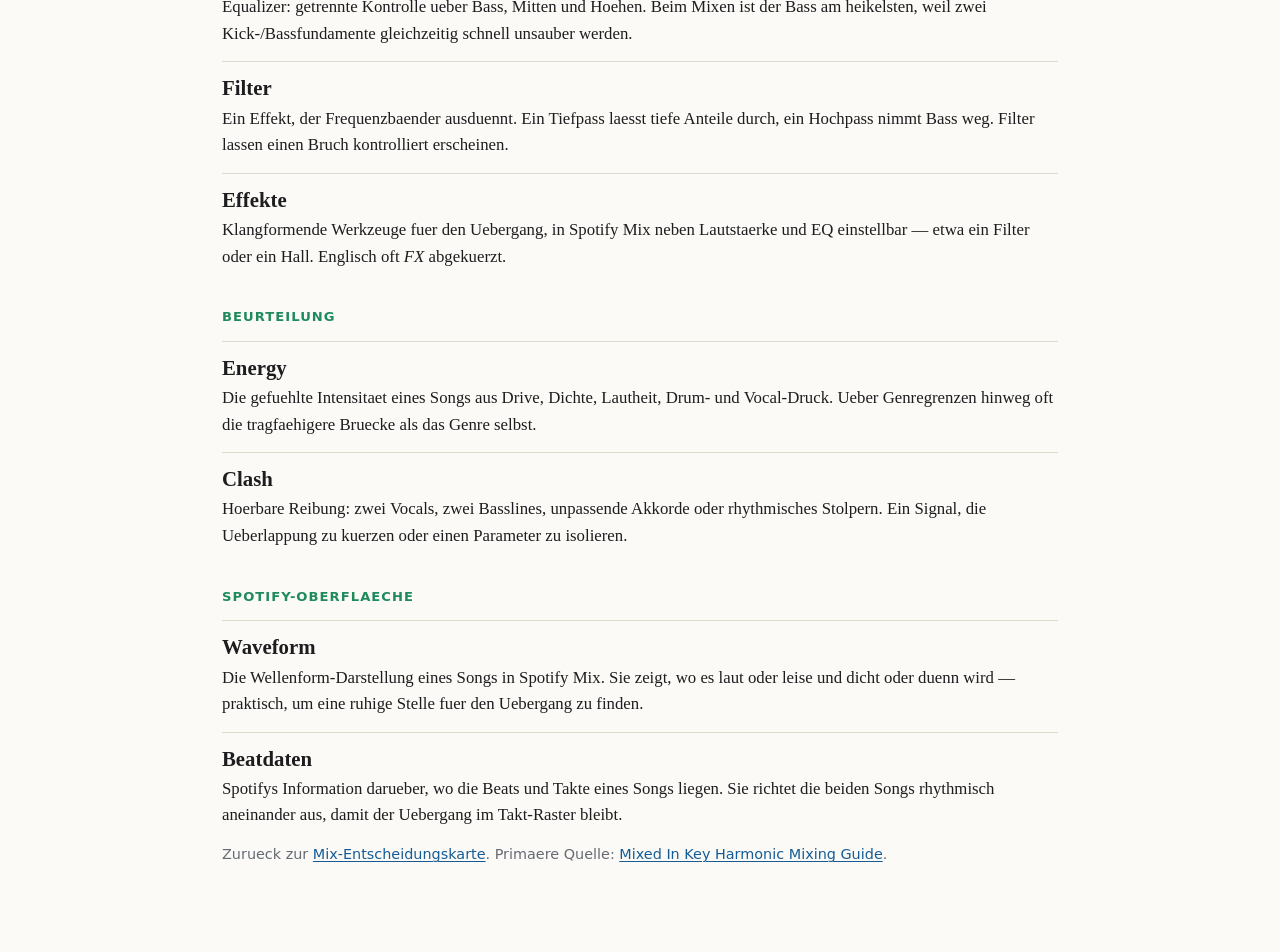
<file: spotify-mixing/reference/0002-glossar.html>
<!doctype html>
<html lang="de">
  <head>
    <meta charset="utf-8">
    <meta name="viewport" content="width=device-width, initial-scale=1">
    <title>Spotify Mixing Glossar</title>
    <link rel="stylesheet" href="../assets/course.css">
    <style>
      .glossary {
        display: grid;
        gap: 14px;
      }

      .group {
        margin: 26px 0 2px;
        font-family: ui-sans-serif, system-ui, sans-serif;
        font-size: 0.82rem;
        font-weight: 700;
        letter-spacing: 0.08em;
        text-transform: uppercase;
        color: var(--accent);
      }

      .group:first-of-type {
        margin-top: 8px;
      }

      .entry {
        border-top: 1px solid var(--line);
        padding-top: 14px;
      }

      .entry h2 {
        margin: 0 0 6px;
        font-size: 1.3rem;
      }

      .entry p {
        margin: 0;
      }

      .kpill {
        display: inline-block;
        font-family: ui-sans-serif, system-ui, sans-serif;
        font-size: 0.85rem;
        font-weight: 700;
        border-radius: 999px;
        padding: 2px 9px;
        white-space: nowrap;
      }

      .kpill.safe { background: #e4f0ea; color: #1c7a51; }
      .kpill.fresh { background: #e6eff7; color: #2f7bbd; }
      .kpill.bold { background: #f6ead9; color: #9a5b10; }

      .legend {
        display: flex;
        flex-wrap: wrap;
        gap: 8px;
        align-items: center;
        margin: 14px 0 0;
        font-family: ui-sans-serif, system-ui, sans-serif;
        font-size: 0.82rem;
        color: var(--muted);
      }
    </style>
  </head>
  <body>
    <main>
      <nav class="topnav"><a href="../index.html">&larr; Kursuebersicht</a></nav>
      <header>
        <div class="eyebrow">Referenz 0002</div>
        <h1>Glossar</h1>
        <p class="lede">
          Begriffe rund um Spotify Mix, das Camelot-System und
          Uebergangsentscheidungen. Nach Thema gruppiert, jeder Eintrag kurz
          genug zum Nachschlagen und konkret genug fuer echte Hoerentscheidungen.
        </p>
      </header>

      <section class="callout">
        <h2>Grundregel: kompatibel heisst nah, nicht gegenueber</h2>
        <p>
          Kompatible Tonarten liegen auf dem Camelot-Wheel nah beieinander:
          gleicher Key, benachbarte Zahl oder gleiche Zahl mit anderem
          Buchstaben. Ein gegenueberliegendes Feld ergaenzt sich nicht
          automatisch weich &mdash; ein Sprung wie <span class="kpill bold">3A &rarr; 9A</span>
          gilt als extreme, aufmerksamkeitsstarke Bewegung und eignet sich als
          bewusster Bruch, nicht als Standardblend.
          <a href="https://mixedinkey.com/harmonic-mixing-guide/">Quelle: Mixed In Key Harmonic Mixing Guide</a>.
        </p>
        <div class="legend">
          Farbcode:
          <span class="kpill safe">passend / sicher</span>
          <span class="kpill fresh">kompatibel</span>
          <span class="kpill bold">mutig / spannend</span>
        </div>
      </section>

      <figure>
        <img class="diagram" src="../assets/camelot-wheel.svg" alt="Camelot-Wheel mit A-Minor- und B-Major-Ring; 3A als Startpunkt, 2A, 4A und 3B als sichere Bewegungen, 9A als Curveball">
        <figcaption>
          Startpunkt 3A: blau markiert die sicheren Bewegungen, orange den
          Gegenpol als bewussten Curveball. Die Tonartnamen sind englisch &mdash;
          B entspricht deutschem H, Bb deutschem B.
        </figcaption>
      </figure>

      <section class="glossary">
        <h2 class="group">Tonart und Harmonie</h2>

        <article class="entry" id="camelot-key">
          <h2>Camelot-Key</h2>
          <p>
            Ein DJ-Code fuer Tonarten, etwa <span class="pill">3A</span> oder
            <span class="pill">3B</span>. Die Zahl gibt die Position auf dem
            Camelot-Wheel an, der Buchstabe den Ring: A steht fuer Moll, B fuer
            Dur. Nahe Codes lassen sich harmonisch leichter verbinden.
          </p>
        </article>

        <article class="entry" id="camelot-wheel">
          <h2>Camelot-Wheel</h2>
          <p>
            Ein Kreis aus zwoelf Zahlen mit zwei Ringen. Praktisch zaehlt nicht
            die Musiktheorie dahinter, sondern die Navigationsregel: gleiche
            Zelle, Nachbarzelle oder gleiche Zahl mit anderem Buchstaben ist
            meist kompatibel, weit entfernte Felder erzeugen Spannung.
          </p>
        </article>

        <article class="entry" id="harmonic-mixing">
          <h2>Harmonic Mixing</h2>
          <p>
            Uebergaenge so waehlen, dass sich Tonarten nicht unangenehm reiben.
            Das ersetzt nicht das Hoeren, raeumt aber die offensichtlichen
            Harmonie-Clashes aus dem Weg.
          </p>
        </article>

        <article class="entry" id="relative-major-minor">
          <h2>Relative Major/Minor</h2>
          <p>
            Gleiche Zahl, anderer Buchstabe, etwa
            <span class="kpill fresh">3A &rarr; 3B</span>. Eng verwandte Tonarten, die
            heller (Dur) oder dunkler (Moll) wirken &mdash; eine sichere, subtile
            Bewegung.
          </p>
        </article>

        <article class="entry" id="adjacent-key">
          <h2>Adjacent Key</h2>
          <p>
            Direkt benachbarte Zahl auf demselben Ring, etwa
            <span class="kpill fresh">3A &rarr; 2A</span> oder
            <span class="kpill fresh">3A &rarr; 4A</span>. Bleibt harmonisch frisch,
            ohne statisch zu wirken, und gilt als verlaessliche Standardbewegung.
          </p>
        </article>

        <article class="entry" id="gegenpol">
          <h2>Gegenpol / Curveball</h2>
          <p>
            Eine weit entfernte Camelot-Bewegung, meist sechs Zahlen entfernt
            (<span class="kpill bold">3A &rarr; 9A</span>). Wirkt ueberraschend, ist
            aber nicht weich kompatibel &mdash; eher kurz, gefiltert oder auf
            eine harte Phrase gesetzt.
          </p>
        </article>

        <h2 class="group">Tempo und Form</h2>

        <article class="entry" id="bpm">
          <h2>BPM</h2>
          <p>
            Beats per minute, das Tempo des Pulses. Kleine Differenzen lassen
            sich leicht blenden; grosse verlangen eher Cut, Ausblende oder einen
            klaren rhythmischen Trick.
          </p>
        </article>

        <article class="entry" id="takt">
          <h2>Takt</h2>
          <p>
            Die kleinste gezaehlte Zeiteinheit der Musik. Spotify gibt die
            Uebergangslaenge in Takten an: wenige Takte ergeben einen kompakten
            Wechsel, mehr Takte einen ausgedehnten Blend.
          </p>
        </article>

        <article class="entry" id="phrase">
          <h2>Phrase</h2>
          <p>
            Ein musikalischer Abschnitt, meist ueber 4, 8, 16 oder 32 Takte
            spuerbar. Uebergaenge an Phrasengrenzen wirken natuerlich, weil der
            Song dort ohnehin neu ansetzt.
          </p>
        </article>

        <article class="entry" id="downbeat">
          <h2>Downbeat</h2>
          <p>
            Der gefuehlte erste Schlag eines Takts oder Abschnitts. Besonders
            harte Genrewechsel sitzen sauberer, wenn der neue Track genau auf
            einem Downbeat einsetzt.
          </p>
        </article>

        <h2 class="group">Uebergangstechnik</h2>

        <article class="entry" id="blend">
          <h2>Blend</h2>
          <p>
            Beide Songs laufen eine Weile gleichzeitig. Traegt, solange Tempo,
            Tonart und Bass nicht gegeneinander arbeiten.
          </p>
        </article>

        <article class="entry" id="cut">
          <h2>Cut</h2>
          <p>
            Der alte Song endet fast abrupt, der neue setzt klar ein. Kein
            Notbehelf: bei grossen Genre-, Tempo- oder Tonartbruechen oft
            musikalischer als ein langer Blend.
          </p>
        </article>

        <article class="entry" id="basswechsel">
          <h2>Basswechsel</h2>
          <p>
            Der Moment, in dem das Bassfundament vom alten auf den neuen Song
            uebergeben wird. Ein sauberer Basswechsel entscheidet oft zwischen
            elegant und matschig.
          </p>
        </article>

        <h2 class="group">Klang und Frequenz</h2>

        <article class="entry" id="eq">
          <h2>EQ</h2>
          <p>
            Equalizer: getrennte Kontrolle ueber Bass, Mitten und Hoehen. Beim
            Mixen ist der Bass am heikelsten, weil zwei Kick-/Bassfundamente
            gleichzeitig schnell unsauber werden.
          </p>
        </article>

        <article class="entry" id="filter">
          <h2>Filter</h2>
          <p>
            Ein Effekt, der Frequenzbaender ausduennt. Ein Tiefpass laesst tiefe
            Anteile durch, ein Hochpass nimmt Bass weg. Filter lassen einen Bruch
            kontrolliert erscheinen.
          </p>
        </article>

        <article class="entry" id="effekte">
          <h2>Effekte</h2>
          <p>
            Klangformende Werkzeuge fuer den Uebergang, in Spotify Mix neben
            Lautstaerke und EQ einstellbar &mdash; etwa ein Filter oder ein Hall.
            Englisch oft <em>FX</em> abgekuerzt.
          </p>
        </article>

        <h2 class="group">Beurteilung</h2>

        <article class="entry" id="energy">
          <h2>Energy</h2>
          <p>
            Die gefuehlte Intensitaet eines Songs aus Drive, Dichte, Lautheit,
            Drum- und Vocal-Druck. Ueber Genregrenzen hinweg oft die
            tragfaehigere Bruecke als das Genre selbst.
          </p>
        </article>

        <article class="entry" id="clash">
          <h2>Clash</h2>
          <p>
            Hoerbare Reibung: zwei Vocals, zwei Basslines, unpassende Akkorde
            oder rhythmisches Stolpern. Ein Signal, die Ueberlappung zu kuerzen
            oder einen Parameter zu isolieren.
          </p>
        </article>

        <h2 class="group">Spotify-Oberflaeche</h2>

        <article class="entry" id="waveform">
          <h2>Waveform</h2>
          <p>
            Die Wellenform-Darstellung eines Songs in Spotify Mix. Sie zeigt, wo
            es laut oder leise und dicht oder duenn wird &mdash; praktisch, um
            eine ruhige Stelle fuer den Uebergang zu finden.
          </p>
        </article>

        <article class="entry" id="beatdaten">
          <h2>Beatdaten</h2>
          <p>
            Spotifys Information darueber, wo die Beats und Takte eines Songs
            liegen. Sie richtet die beiden Songs rhythmisch aneinander aus, damit
            der Uebergang im Takt-Raster bleibt.
          </p>
        </article>
      </section>

      <p class="small">
        Zurueck zur <a href="0001-spotify-mix-entscheidungskarte.html">Mix-Entscheidungskarte</a>.
        Primaere Quelle:
        <a href="https://mixedinkey.com/harmonic-mixing-guide/">Mixed In Key Harmonic Mixing Guide</a>.
      </p>
    </main>
  </body>
</html>
</file>
<file: spotify-mixing/assets/course.css>
:root {
  color-scheme: light;
  --ink: #1d1d1f;
  --muted: #666a73;
  --paper: #fbfaf7;
  --line: #ded8cc;
  --accent: #1f8a5b;
  --accent-2: #2f7bbd;
  --warn: #9a5b10;
  --soft: #f0ebe2;
  --code: #292826;
}

* {
  box-sizing: border-box;
}

body {
  margin: 0;
  background: var(--paper);
  color: var(--ink);
  font-family: ui-serif, Georgia, "Times New Roman", serif;
  line-height: 1.58;
}

main {
  max-width: 880px;
  margin: 0 auto;
  padding: 48px 22px 72px;
}

header {
  border-bottom: 1px solid var(--line);
  margin-bottom: 28px;
  padding-bottom: 22px;
}

.eyebrow {
  color: var(--accent);
  font-family: ui-sans-serif, system-ui, sans-serif;
  font-size: 0.78rem;
  font-weight: 700;
  letter-spacing: 0.08em;
  text-transform: uppercase;
}

h1,
h2,
h3 {
  line-height: 1.12;
}

h1 {
  font-size: clamp(2.15rem, 6vw, 4.4rem);
  margin: 8px 0 14px;
  max-width: 11ch;
}

h2 {
  font-size: 1.55rem;
  margin-top: 36px;
}

h3 {
  font-family: ui-sans-serif, system-ui, sans-serif;
  font-size: 1rem;
  margin-bottom: 6px;
}

p,
li {
  font-size: 1.05rem;
}

a {
  color: #155c96;
  text-decoration-thickness: 0.08em;
  text-underline-offset: 0.16em;
}

.lede {
  color: var(--muted);
  font-size: 1.2rem;
  max-width: 62ch;
}

.grid {
  display: grid;
  gap: 18px;
  grid-template-columns: repeat(auto-fit, minmax(240px, 1fr));
}

.panel,
.callout,
.exercise {
  border: 1px solid var(--line);
  border-radius: 6px;
  background: rgba(255, 255, 255, 0.58);
  padding: 18px;
}

.callout {
  border-left: 4px solid var(--accent);
}

.exercise {
  border-left: 4px solid var(--accent-2);
}

.screenshot {
  display: block;
  width: min(100%, 360px);
  margin: 18px auto;
  border-radius: 14px;
  box-shadow: 0 16px 40px rgba(0, 0, 0, 0.22);
}

.diagram {
  display: block;
  width: min(100%, 900px);
  margin: 22px auto 8px;
  border: 1px solid var(--line);
  border-radius: 8px;
  background: #fbfaf7;
}

figure {
  margin: 24px 0;
}

figcaption {
  color: var(--muted);
  font-family: ui-sans-serif, system-ui, sans-serif;
  font-size: 0.92rem;
  line-height: 1.45;
  text-align: center;
}

.term {
  font-family: ui-sans-serif, system-ui, sans-serif;
  font-weight: 700;
}

.pill {
  display: inline-block;
  border: 1px solid var(--line);
  border-radius: 999px;
  padding: 2px 10px;
  background: var(--soft);
  font-family: ui-sans-serif, system-ui, sans-serif;
  font-size: 0.9rem;
  white-space: nowrap;
}

.meter {
  display: grid;
  gap: 10px;
  margin: 18px 0;
}

.choice-row {
  display: grid;
  gap: 10px;
  grid-template-columns: repeat(auto-fit, minmax(150px, 1fr));
}

button {
  min-height: 44px;
  border: 1px solid var(--line);
  border-radius: 6px;
  background: #fff;
  color: var(--ink);
  cursor: pointer;
  font: 700 0.94rem ui-sans-serif, system-ui, sans-serif;
}

button:hover,
button:focus {
  border-color: var(--accent-2);
  outline: 2px solid rgba(47, 123, 189, 0.18);
}

button:disabled {
  cursor: default;
}

button:disabled:hover,
button:disabled:focus {
  outline: none;
}

button.correct {
  border-color: var(--accent);
  background: var(--soft);
  box-shadow: inset 0 0 0 2px var(--accent);
}

button.wrong {
  border-color: #b23b3b;
  background: #fbecec;
  box-shadow: inset 0 0 0 2px #b23b3b;
}

.trainer-foot {
  display: flex;
  flex-wrap: wrap;
  align-items: center;
  gap: 14px;
  margin-top: 18px;
  padding-top: 14px;
  border-top: 1px solid var(--line);
}

.score {
  font: 700 1rem ui-sans-serif, system-ui, sans-serif;
}

button.reset {
  min-height: 40px;
  padding: 0 16px;
  flex: 0 0 auto;
}

output,
.feedback {
  display: block;
  min-height: 44px;
  margin-top: 12px;
  color: var(--code);
  font-family: ui-sans-serif, system-ui, sans-serif;
}

.small {
  color: var(--muted);
  font-family: ui-sans-serif, system-ui, sans-serif;
  font-size: 0.9rem;
}

.topnav {
  font-family: ui-sans-serif, system-ui, sans-serif;
  font-size: 0.9rem;
  margin-bottom: 18px;
}

.table-wrap {
  overflow-x: auto;
  margin: 14px 0;
}

.table-wrap table {
  margin: 0;
  min-width: 480px;
}

table {
  width: 100%;
  border-collapse: collapse;
  margin: 14px 0;
}

th,
td {
  border-bottom: 1px solid var(--line);
  padding: 10px 8px;
  text-align: left;
  vertical-align: top;
}

th {
  font-family: ui-sans-serif, system-ui, sans-serif;
  font-size: 0.88rem;
}

@media print {
  body {
    background: white;
  }

  main {
    max-width: none;
    padding: 24px;
  }

  button,
  .exercise {
    display: none;
  }
}
</file>
